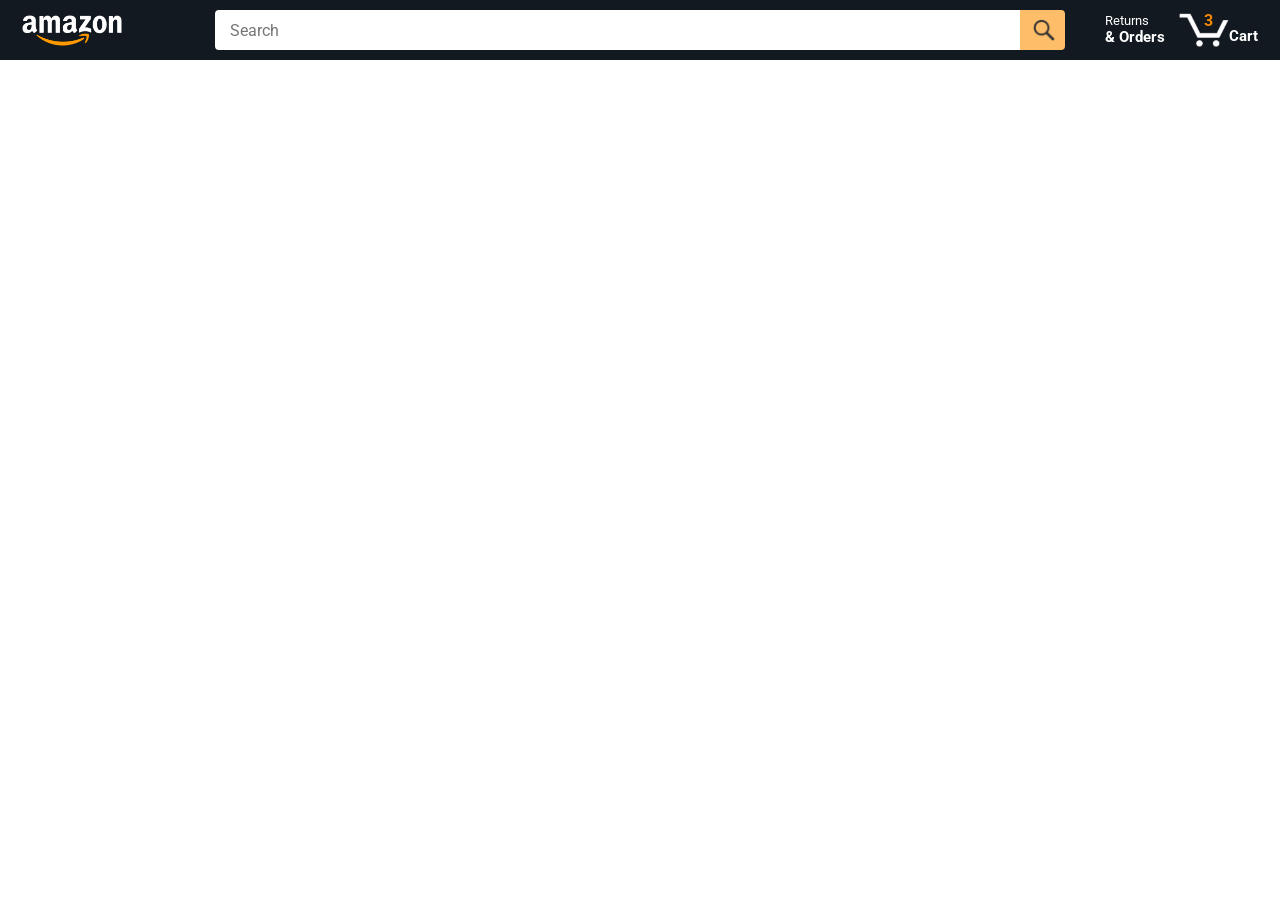
<file: index.html>
<!DOCTYPE html>
<html>
  <head>
    <title>Amazon Project</title>
    <!-- This code is needed for responsive design to work.
      (Responsive design = make the website look good on
      smaller screen sizes like a phone or a tablet). -->
    <meta name="viewport" content="width=device-width, initial-scale=1">

    <!-- Load a font called Roboto from Google Fonts. -->
    <link rel="preconnect" href="https://fonts.googleapis.com">
    <link rel="preconnect" href="https://fonts.gstatic.com" crossorigin>
    <link href="https://fonts.googleapis.com/css2?family=Roboto:wght@400;500;700&display=swap" rel="stylesheet">

    <!-- Here are the CSS files for this page. -->
    <link rel="stylesheet" href="styles/shared/general.css">
    <link rel="stylesheet" href="styles/shared/amazon-header.css">
    <link rel="stylesheet" href="styles/pages/amazon.css">
  </head>
  <body>
    <h1></h1>
    <div class="amazon-header">
      <div class="amazon-header-left-section">
        <a href="index.html" class="header-link">
          <img class="amazon-logo"
            src="images/amazon-logo-white.png">
          <img class="amazon-mobile-logo"
            src="images/amazon-mobile-logo-white.png">
        </a>
      </div>

      <div class="amazon-header-middle-section">
        <input class="search-bar" type="text" placeholder="Search">

        <button class="search-button">
          <img class="search-icon" src="images/icons/search-icon.png">
        </button>
      </div>

      <div class="amazon-header-right-section">
        <a class="orders-link header-link" href="orders.html">
          <span class="returns-text">Returns</span>
          <span class="orders-text">& Orders</span>
        </a>

        <a class="cart-link header-link" href="checkout.html">
          <img class="cart-icon" src="images/icons/cart-icon.png">
          <div class="cart-quantity js-cart-quantity"></div>
          <div class="cart-text">Cart</div>
        </a>
      </div>
    </div>
    
    <div class="main">
      <div class="products-grid js-products-grid">
        <!-- Products will be added here dynamically using JavaScript. -->
      </div>
    </div>
   
   
    <script  type= "module" src="Scripts/Amazon.js"></script>
    
  
  </body>
  

  
</html>
</file>
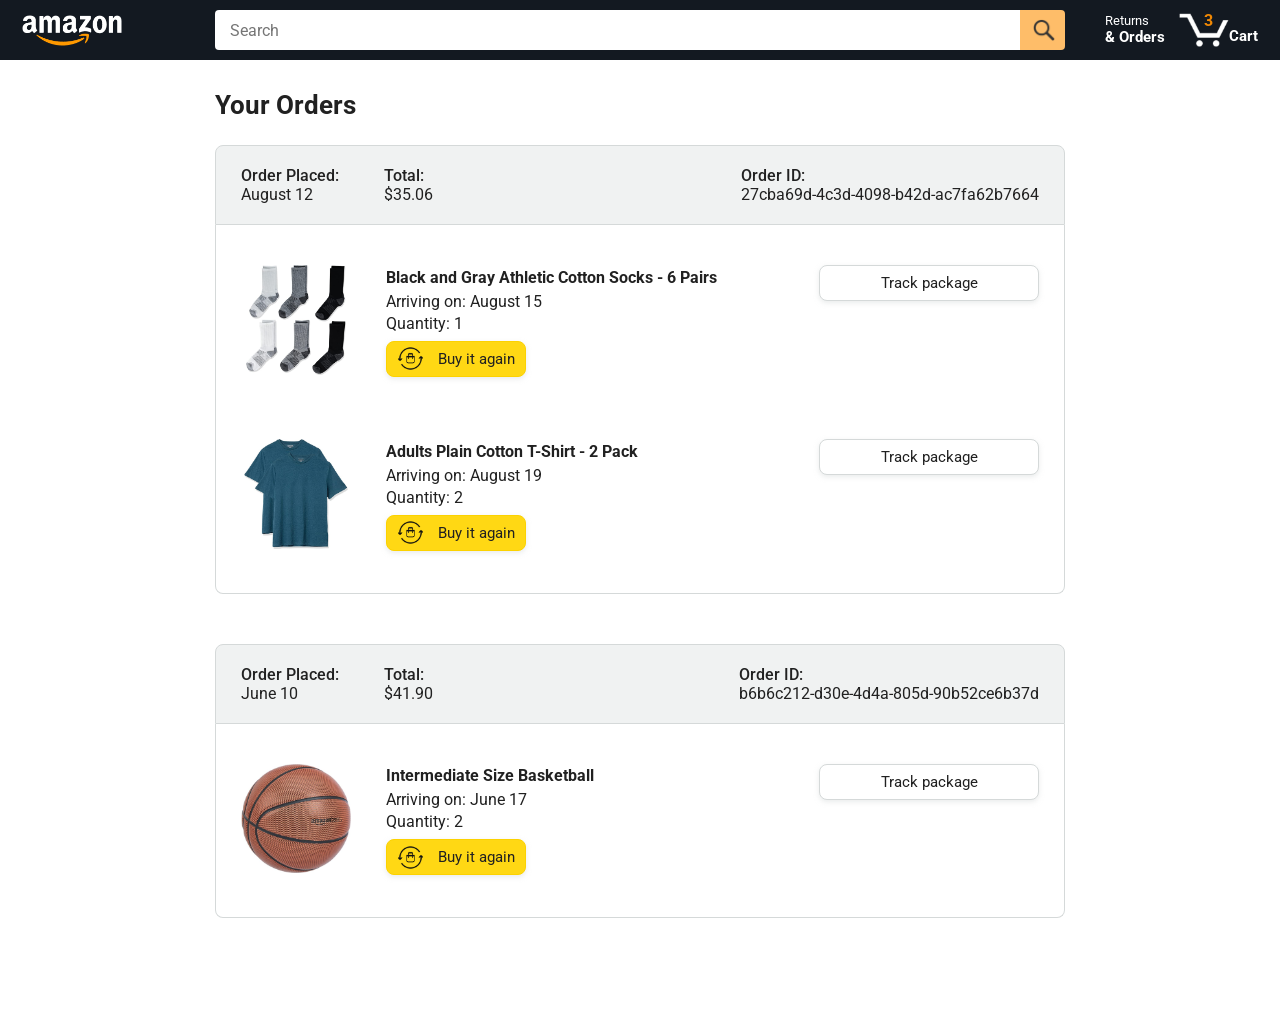
<file: orders.html>
<!DOCTYPE html>
<html>
  <head>
    <title>Orders</title>

    <!-- This code is needed for responsive design to work.
      (Responsive design = make the website look good on
      smaller screen sizes like a phone or a tablet). -->
    <meta name="viewport" content="width=device-width, initial-scale=1">

    <!-- Load a font called Roboto from Google Fonts. -->
    <link rel="preconnect" href="https://fonts.googleapis.com">
    <link rel="preconnect" href="https://fonts.gstatic.com" crossorigin>
    <link href="https://fonts.googleapis.com/css2?family=Roboto:wght@400;500;700&display=swap" rel="stylesheet">

    <!-- Here are the CSS files for this page. -->
    <link rel="stylesheet" href="styles/shared/general.css">
    <link rel="stylesheet" href="styles/shared/amazon-header.css">
    <link rel="stylesheet" href="styles/pages/orders.css">
  </head>
  <body>
    <div class="amazon-header">
      <div class="amazon-header-left-section">
        <a href="amazon.html" class="header-link">
          <img class="amazon-logo"
            src="images/amazon-logo-white.png">
          <img class="amazon-mobile-logo"
            src="images/amazon-mobile-logo-white.png">
        </a>
      </div>

      <div class="amazon-header-middle-section">
        <input class="search-bar" type="text" placeholder="Search">

        <button class="search-button">
          <img class="search-icon" src="images/icons/search-icon.png">
        </button>
      </div>

      <div class="amazon-header-right-section">
        <a class="orders-link header-link" href="orders.html">
          <span class="returns-text">Returns</span>
          <span class="orders-text">& Orders</span>
        </a>

        <a class="cart-link header-link" href="checkout.html">
          <img class="cart-icon" src="images/icons/cart-icon.png">
          <div class="cart-quantity">3</div>
          <div class="cart-text">Cart</div>
        </a>
      </div>
    </div>

    <div class="main">
      <div class="page-title">Your Orders</div>

      <div class="orders-grid">
        <div class="order-container">
          
          <div class="order-header">
            <div class="order-header-left-section">
              <div class="order-date">
                <div class="order-header-label">Order Placed:</div>
                <div>August 12</div>
              </div>
              <div class="order-total">
                <div class="order-header-label">Total:</div>
                <div>$35.06</div>
              </div>
            </div>

            <div class="order-header-right-section">
              <div class="order-header-label">Order ID:</div>
              <div>27cba69d-4c3d-4098-b42d-ac7fa62b7664</div>
            </div>
          </div>

          <div class="order-details-grid">
            <div class="product-image-container">
              <img src="images/products/athletic-cotton-socks-6-pairs.jpg">
            </div>

            <div class="product-details">
              <div class="product-name">
                Black and Gray Athletic Cotton Socks - 6 Pairs
              </div>
              <div class="product-delivery-date">
                Arriving on: August 15
              </div>
              <div class="product-quantity">
                Quantity: 1
              </div>
              <button class="buy-again-button button-primary">
                <img class="buy-again-icon" src="images/icons/buy-again.png">
                <span class="buy-again-message">Buy it again</span>
              </button>
            </div>

           <div class="product-actions">
              <a href="tracking.html?orderId=123&productId=456">
                <button class="track-package-button button-secondary">
                  Track package
                </button>
              </a>
            </div>

            <div class="product-image-container">
              <img src="images/products/adults-plain-cotton-tshirt-2-pack-teal.jpg">
            </div>

            <div class="product-details">
              <div class="product-name">
                Adults Plain Cotton T-Shirt - 2 Pack
              </div>
              <div class="product-delivery-date">
                Arriving on: August 19
              </div>
              <div class="product-quantity">
                Quantity: 2
              </div>
              <button class="buy-again-button button-primary">
                <img class="buy-again-icon" src="images/icons/buy-again.png">
                <span class="buy-again-message">Buy it again</span>
              </button>
            </div>

            <div class="product-actions">
              <a href="tracking.html">
                <button class="track-package-button button-secondary">
                  Track package
                </button>
              </a>
            </div>
          </div>
        </div>

        <div class="order-container">

          <div class="order-header">
            <div class="order-header-left-section">
              <div class="order-date">
                <div class="order-header-label">Order Placed:</div>
                <div>June 10</div>
              </div>
              <div class="order-total">
                <div class="order-header-label">Total:</div>
                <div>$41.90</div>
              </div>
            </div>

            <div class="order-header-right-section">
              <div class="order-header-label">Order ID:</div>
              <div>b6b6c212-d30e-4d4a-805d-90b52ce6b37d</div>
            </div>
          </div>

          <div class="order-details-grid">
            <div class="product-image-container">
              <img src="images/products/intermediate-composite-basketball.jpg">
            </div>

            <div class="product-details">
              <div class="product-name">
                Intermediate Size Basketball
              </div>
              <div class="product-delivery-date">
                Arriving on: June 17
              </div>
              <div class="product-quantity">
                Quantity: 2
              </div>
              <button class="buy-again-button button-primary">
                <img class="buy-again-icon" src="images/icons/buy-again.png">
                <span class="buy-again-message">Buy it again</span>
              </button>
            </div>

            <div class="product-actions">
              <a href="tracking.html">
                <button class="track-package-button button-secondary">
                  Track package
                </button>
              </a>
            </div>
          </div>
        </div>
      </div>
    </div>
  </body>
</html>
</file>
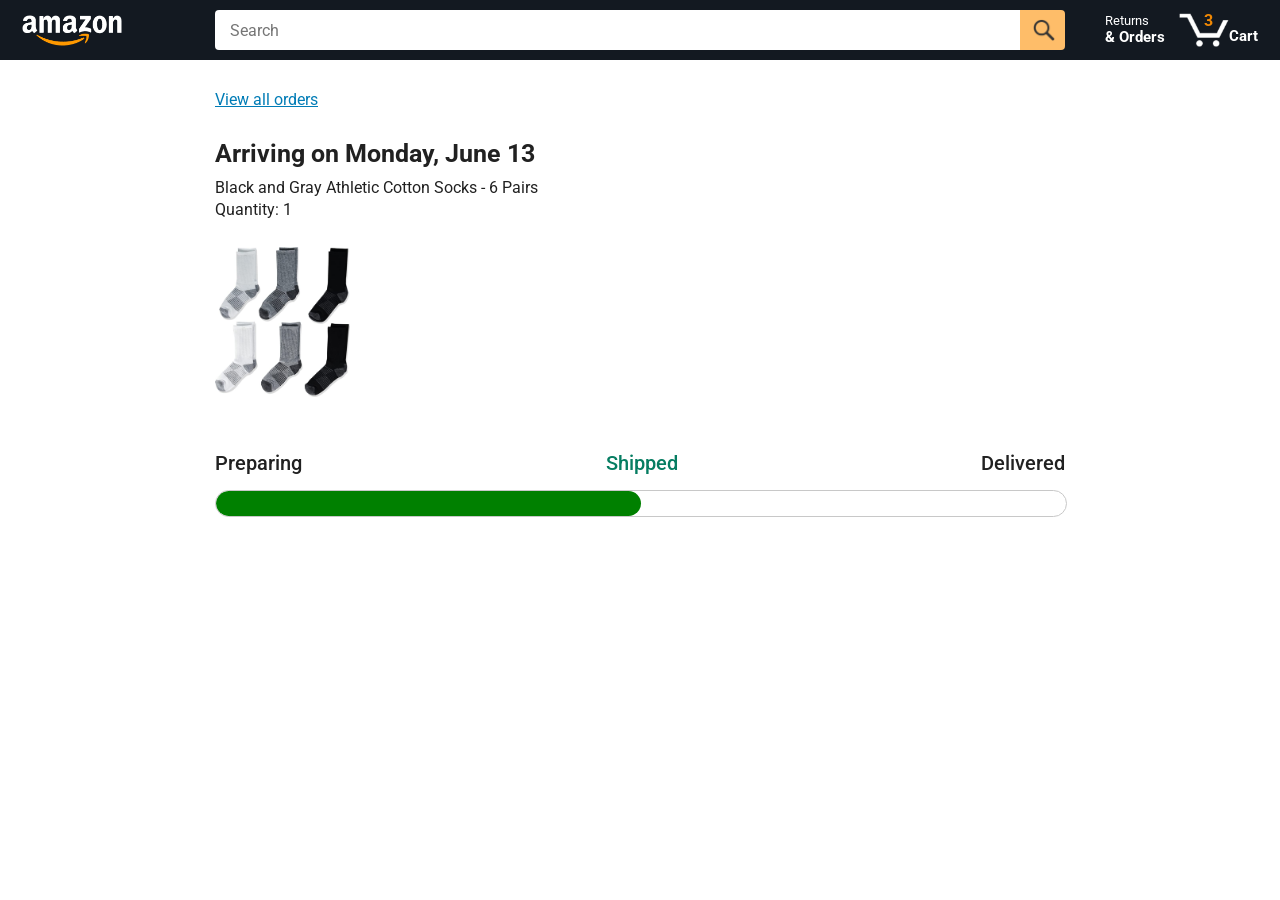
<file: tracking.html>
<!DOCTYPE html>
<html>
  <head>
    <title>Tracking</title>

    <!-- This code is needed for responsive design to work.
      (Responsive design = make the website look good on
      smaller screen sizes like a phone or a tablet). -->
    <meta name="viewport" content="width=device-width, initial-scale=1">

    <!-- Load a font called Roboto from Google Fonts. -->
    <link rel="preconnect" href="https://fonts.googleapis.com">
    <link rel="preconnect" href="https://fonts.gstatic.com" crossorigin>
    <link href="https://fonts.googleapis.com/css2?family=Roboto:wght@400;500;700&display=swap" rel="stylesheet">

    <!-- Here are the CSS files for this page. -->
    <link rel="stylesheet" href="styles/shared/general.css">
    <link rel="stylesheet" href="styles/shared/amazon-header.css">
    <link rel="stylesheet" href="styles/pages/tracking.css">
  </head>
  <body>
    <div class="amazon-header">
      <div class="amazon-header-left-section">
        <a href="amazon.html" class="header-link">
          <img class="amazon-logo"
            src="images/amazon-logo-white.png">
          <img class="amazon-mobile-logo"
            src="images/amazon-mobile-logo-white.png">
        </a>
      </div>

      <div class="amazon-header-middle-section">
        <input class="search-bar" type="text" placeholder="Search">

        <button class="search-button">
          <img class="search-icon" src="images/icons/search-icon.png">
        </button>
      </div>

      <div class="amazon-header-right-section">
        <a class="orders-link header-link" href="orders.html">
          <span class="returns-text">Returns</span>
          <span class="orders-text">& Orders</span>
        </a>

        <a class="cart-link header-link" href="checkout.html">
          <img class="cart-icon" src="images/icons/cart-icon.png">
          <div class="cart-quantity">3</div>
          <div class="cart-text">Cart</div>
        </a>
      </div>
    </div>

    <div class="main">
      <div class="order-tracking">
        <a class="back-to-orders-link link-primary" href="orders.html">
          View all orders
        </a>

        <div class="delivery-date">
          Arriving on Monday, June 13
        </div>

        <div class="product-info">
          Black and Gray Athletic Cotton Socks - 6 Pairs
        </div>

        <div class="product-info">
          Quantity: 1
        </div>

        <img class="product-image" src="images/products/athletic-cotton-socks-6-pairs.jpg">

        <div class="progress-labels-container">
          <div class="progress-label">
            Preparing
          </div>
          <div class="progress-label current-status">
            Shipped
          </div>
          <div class="progress-label">
            Delivered
          </div>
        </div>

        <div class="progress-bar-container">
          <div class="progress-bar"></div>
        </div>
      </div>
    </div>
    
    <script>
      const url = new URL(window.location.href);
      console.log(url.searchParams.get('orderId'));
      console.log(url.searchParams.get('productId'));
    </script>
  </body>
</html>
</file>
<file: styles/shared/general.css>
body {
  font-family: Roboto, Arial;
  color: rgb(33, 33, 33);
  /* The <body> element has a default margin of 8px
     on all sides. This removes the default margins. */
  margin: 0;
}

/* <p> elements have a default margin on the top
   and bottom. This removes the default margins. */
p {
  margin: 0;
}

button {
  cursor: pointer;
}

select {
  cursor: pointer;
}

input, select, button {
  font-family: Roboto, Arial;
}

.button-primary {
  color: rgb(33, 33, 33);
  background-color: rgb(255, 216, 20);
  border: 1px solid rgb(252, 210, 0);
  border-radius: 8px;
  cursor: pointer;
  box-shadow: 0 2px 5px rgba(213, 217, 217, 0.5);
}

.button-primary:hover {
  background-color: rgb(247, 202, 0);
  border: 1px solid rgb(242, 194, 0);
}

.button-primary:active {
  background: rgb(255, 216, 20);
  border-color: rgb(252, 210, 0);
  box-shadow: none;
}

.button-secondary {
  color: rgb(33, 33, 33);
  background: white;
  border: 1px solid rgb(213, 217, 217);
  border-radius: 8px;
  cursor: pointer;
  box-shadow: 0 2px 5px rgba(213, 217, 217, 0.5);
}

.button-secondary:hover {
  background-color: rgb(247, 250, 250);
}

.button-secondary:active {
  background-color: rgb(237, 253, 255);
  box-shadow: none;
}

/* These styles will limit text to 2 lines. Anything
   beyond 2 lines will be replaced with "..."
   You can find this code by using an A.I. tool or by
   searching in Google.
   https://css-tricks.com/almanac/properties/l/line-clamp/ */
.limit-text-to-2-lines {
  display: -webkit-box;
  -webkit-line-clamp: 2;
  -webkit-box-orient: vertical;
  overflow: hidden;
}

.link-primary {
  color: rgb(1, 124, 182);
  cursor: pointer;
}

.link-primary:hover {
  color: rgb(196, 80, 0);
}

/* Styles for dropdown selectors. */
select {
  color: rgb(33, 33, 33);
  background-color: rgb(240, 240, 240);
  border: 1px solid rgb(213, 217, 217);
  border-radius: 8px;
  padding: 3px 5px;
  font-size: 15px;
  cursor: pointer;
  box-shadow: 0 2px 5px rgba(213, 217, 217, 0.5);
}

select:focus,
input:focus {
  outline: 2px solid rgb(255, 153, 0);
}
</file>
<file: styles/shared/amazon-header.css>
.amazon-header {
  background-color: rgb(19, 25, 33);
  color: white;
  padding-left: 15px;
  padding-right: 15px;

  display: flex;
  align-items: center;
  justify-content: space-between;

  position: fixed;
  top: 0;
  left: 0;
  right: 0;
  height: 60px;
}

.amazon-header-left-section {
  width: 180px;
}

@media (max-width: 800px) {
  .amazon-header-left-section {
    width: unset;
  }
}

.header-link {
  display: inline-block;
  padding: 6px;
  border-radius: 2px;
  cursor: pointer;
  text-decoration: none;
  border: 1px solid rgba(0, 0, 0, 0);
}

.header-link:hover {
  border: 1px solid white;
}

.amazon-logo {
  width: 100px;
  margin-top: 5px;
}

.amazon-mobile-logo {
  display: none;
}

@media (max-width: 575px) {
  .amazon-logo {
    display: none;
  }

  .amazon-mobile-logo {
    display: block;
    height: 35px;
    margin-top: 5px;
  }
}

.amazon-header-middle-section {
  flex: 1;
  max-width: 850px;
  margin-left: 10px;
  margin-right: 10px;
  display: flex;
}

.search-bar {
  flex: 1;
  width: 0;
  font-size: 16px;
  height: 38px;
  padding-left: 15px;
  border: none;
  border-top-left-radius: 4px;
  border-bottom-left-radius: 4px;
  border-top-right-radius: 0;
  border-bottom-right-radius: 0;
}

.search-button {
  background-color: rgb(254, 189, 105);
  border: none;
  width: 45px;
  height: 40px;
  border-top-right-radius: 4px;
  border-bottom-right-radius: 4px;
  flex-shrink: 0;
}

.search-icon {
  height: 22px;
  margin-left: 2px;
  margin-top: 3px;
}

.amazon-header-right-section {
  width: 180px;
  flex-shrink: 0;
  display: flex;
  justify-content: end;
}

.orders-link {
  color: white;
}

.returns-text {
  display: block;
  font-size: 13px;
}

.orders-text {
  display: block;
  font-size: 15px;
  font-weight: 700;
}

.cart-link {
  color: white;
  display: flex;
  align-items: center;
  position: relative;
}

.cart-icon {
  width: 50px;
}

.cart-text {
  margin-top: 12px;
  font-size: 15px;
  font-weight: 700;
}

.cart-quantity {
  color: rgb(240, 136, 4);
  font-size: 16px;
  font-weight: 700;

  position: absolute;
  top: 4px;
  left: 22px;
  
  width: 26px;
  text-align: center;
}
</file>
<file: styles/pages/amazon.css>
.main {
  margin-top: 60px;
}

.products-grid {
  display: grid;

  /* - In CSS Grid, 1fr means a column will take up the
       remaining space in the grid.
     - If we write 1fr 1fr ... 1fr; 8 times, this will
       divide the grid into 8 columns, each taking up an
       equal amount of the space.
     - repeat(8, 1fr); is a shortcut for repeating "1fr"
       8 times (instead of typing out "1fr" 8 times).
       repeat(...) is a special property that works with
       display: grid; */
  grid-template-columns: repeat(8, 1fr);
}

/* @media is used to create responsive design (making the
   website look good on any screen size). This @media
   means when the screen width is 2000px or less, we
   will divide the grid into 7 columns instead of 8. */
@media (max-width: 2000px) {
  .products-grid {
    grid-template-columns: repeat(7, 1fr);
  }
}

/* This @media means when the screen width is 1600px or
   less, we will divide the grid into 6 columns. */
@media (max-width: 1600px) {
  .products-grid {
    grid-template-columns: repeat(6, 1fr);
  }
}

@media (max-width: 1300px) {
  .products-grid {
    grid-template-columns: repeat(5, 1fr);
  }
}

@media (max-width: 1000px) {
  .products-grid {
    grid-template-columns: repeat(4, 1fr);
  }
}

@media (max-width: 800px) {
  .products-grid {
    grid-template-columns: repeat(3, 1fr);
  }
}

@media (max-width: 575px) {
  .products-grid {
    grid-template-columns: repeat(2, 1fr);
  }
}

@media (max-width: 450px) {
  .products-grid {
    grid-template-columns: 1fr;
  }
}

.product-container {
  padding-top: 40px;
  padding-bottom: 25px;
  padding-left: 25px;
  padding-right: 25px;

  border-right: 1px solid rgb(231, 231, 231);
  border-bottom: 1px solid rgb(231, 231, 231);

  display: flex;
  flex-direction: column;
}

.product-image-container {
  display: flex;
  justify-content: center;
  align-items: center;

  height: 180px;
  margin-bottom: 20px;
}

.product-image {
  /* Images will overflow their container by default. To
    prevent this, we set max-width and max-height to 100%
    so they stay inside their container. */
  max-width: 100%;
  max-height: 100%;
}

.product-name {
  height: 40px;
  margin-bottom: 5px;
}

.product-rating-container {
  display: flex;
  align-items: center;
  margin-bottom: 10px;
}

.product-rating-stars {
  width: 100px;
  margin-right: 6px;
}

.product-rating-count {
  color: rgb(1, 124, 182);
  cursor: pointer;
  margin-top: 3px;
}

.product-price {
  font-weight: 700;
  margin-bottom: 10px;
}

.product-quantity-container {
  margin-bottom: 17px;
}

.product-spacer {
  flex: 1;
}

.added-to-cart {
  color: rgb(6, 125, 98);
  font-size: 16px;

  display: flex;
  align-items: center;
  margin-bottom: 8px;

  /* At first, the "Added to cart" message will
     be invisible. Use JavaScript to change the
     opacity and make it visible. */
  opacity: 0;
}
.added-to-cart-visible {
  opacity: 1;
  transition: opacity 0.5s;
}

.added-to-cart img {
  height: 20px;
  margin-right: 5px;
}

.add-to-cart-button {
  width: 100%;
  padding: 8px;
  border-radius: 50px;
}
</file>
<file: styles/pages/orders.css>
.main {
  max-width: 850px;
  margin-top: 90px;
  margin-bottom: 100px;
  padding-left: 20px;
  padding-right: 20px;

  /* margin-left: auto;
     margin-right auto;
     Is a trick for centering an element horizontally
     without needing a container. */
  margin-left: auto;
  margin-right: auto;
}

.page-title {
  font-weight: 700;
  font-size: 26px;
  margin-bottom: 25px;
}

.orders-grid {
  display: grid;
  grid-template-columns: 1fr;
  row-gap: 50px;
}

.order-header {
  background-color: rgb(240, 242, 242);
  border: 1px solid rgb(213, 217, 217);

  display: flex;
  align-items: center;
  justify-content: space-between;

  padding: 20px 25px;
  border-top-left-radius: 8px;
  border-top-right-radius: 8px;
}

.order-header-left-section {
  display: flex;
  flex-shrink: 0;
}

.order-header-label {
  font-weight: 500;
}

.order-date,
.order-total {
  margin-right: 45px;
}

.order-header-right-section {
  flex-shrink: 1;
}

@media (max-width: 575px) {
  .order-header {
    flex-direction: column;
    align-items: start;
    line-height: 23px;
    padding: 15px;
  }

  .order-header-left-section {
    flex-direction: column;
  }

  .order-header-label {
    margin-right: 5px;
  }

  .order-date,
  .order-total {
    display: grid;
    grid-template-columns: auto 1fr;
    margin-right: 0;
  }

  .order-header-right-section {
    display: grid;
    grid-template-columns: auto 1fr;
  }
}

.order-details-grid {
  padding: 40px 25px;
  border: 1px solid rgb(213, 217, 217);
  border-top: none;
  border-bottom-left-radius: 8px;
  border-bottom-right-radius: 8px;

  display: grid;
  grid-template-columns: 110px 1fr 220px;
  column-gap: 35px;
  row-gap: 60px;
  align-items: center;
}

@media (max-width: 800px) {
  .order-details-grid {
    grid-template-columns: 110px 1fr;
    row-gap: 0;
    padding-bottom: 8px;
  }
}

@media (max-width: 450px) {
  .order-details-grid {
    grid-template-columns: 1fr;
  }
}

.product-image-container {
  text-align: center;
}

.product-image-container img {
  max-width: 110px;
  max-height: 110px;
}

.product-name {
  font-weight: 700;
  margin-bottom: 5px;
}

.product-delivery-date {
  margin-bottom: 3px;
}

.product-quantity {
  margin-bottom: 8px;
}

.buy-again-button {
  font-size: 15px;
  width: 140px;
  height: 36px;
  border-radius: 8px;

  display: flex;
  align-items: center;
  justify-content: center;
}

.buy-again-icon {
  width: 25px;
  margin-right: 15px;
}

.product-actions {
  align-self: start;
}

.track-package-button {
  width: 100%;
  font-size: 15px;
  padding: 8px;
}

@media (max-width: 800px) {
  .buy-again-button {
    margin-bottom: 10px;
  }

  .product-actions {
    /* grid-column: 2 means this element will be placed
       in column 2 in the grid. (Normally, the column that
       an element is placed in is determined by the order
       of the elements in the HTML. grid-column overrides
       this default ordering). */
    grid-column: 2;
    margin-bottom: 30px;
  }

  .track-package-button {
    width: 140px;
  }
}

@media (max-width: 450px) {
  .product-image-container {
    text-align: center;
    margin-bottom: 25px;
  }

  .product-image-container img {
    max-width: 150px;
    max-height: 150px;
  }

  .product-name {
    margin-bottom: 10px;
  }

  .product-quantity {
    margin-bottom: 15px;
  }

  .buy-again-button {
    width: 100%;
    margin-bottom: 15px;
  }

  .product-actions {
    /* grid-column: auto; undos grid-column: 2; from above.
       This element will now be placed in its normal column
       in the grid. */
    grid-column: auto;
    margin-bottom: 70px;
  }

  .track-package-button {
    width: 100%;
    padding: 12px;
  }
}
</file>
<file: styles/pages/tracking.css>
.main {
  max-width: 850px;
  margin-top: 90px;
  margin-bottom: 100px;
  padding-left: 30px;
  padding-right: 30px;

  /* margin-left: auto;
     margin-right auto;
     Is a trick for centering an element horizontally
     without needing a container. */
  margin-left: auto;
  margin-right: auto;
}

.back-to-orders-link {
  display: inline-block;
  margin-bottom: 30px;
}

.delivery-date {
  font-size: 25px;
  font-weight: 700;
  margin-bottom: 10px;
}

.product-info {
  margin-bottom: 3px;
}

.product-image {
  max-width: 150px;
  max-height: 150px;
  margin-top: 25px;
  margin-bottom: 50px;
}

.progress-labels-container {
  display: flex;
  justify-content: space-between;
  font-size: 20px;
  font-weight: 500;
  margin-bottom: 15px;
}

.current-status {
  color: rgb(6, 125, 98);
}

@media (max-width: 575px) {
  .progress-labels-container {
    font-size: 16px;
  }
}

@media (max-width: 450px) {
  .progress-labels-container {
    flex-direction: column;
    margin-bottom: 5px;
  }

  .progress-label {
    margin-bottom: 3px;
  }
}

.progress-bar-container {
  height: 25px;
  width: 100%;

  border: 1px solid rgb(200, 200, 200);
  border-radius: 50px;
  overflow: hidden;
}

.progress-bar {
  height: 100%;
  background-color: green;
  border-radius: 50px;
  width: 50%;
}
</file>
